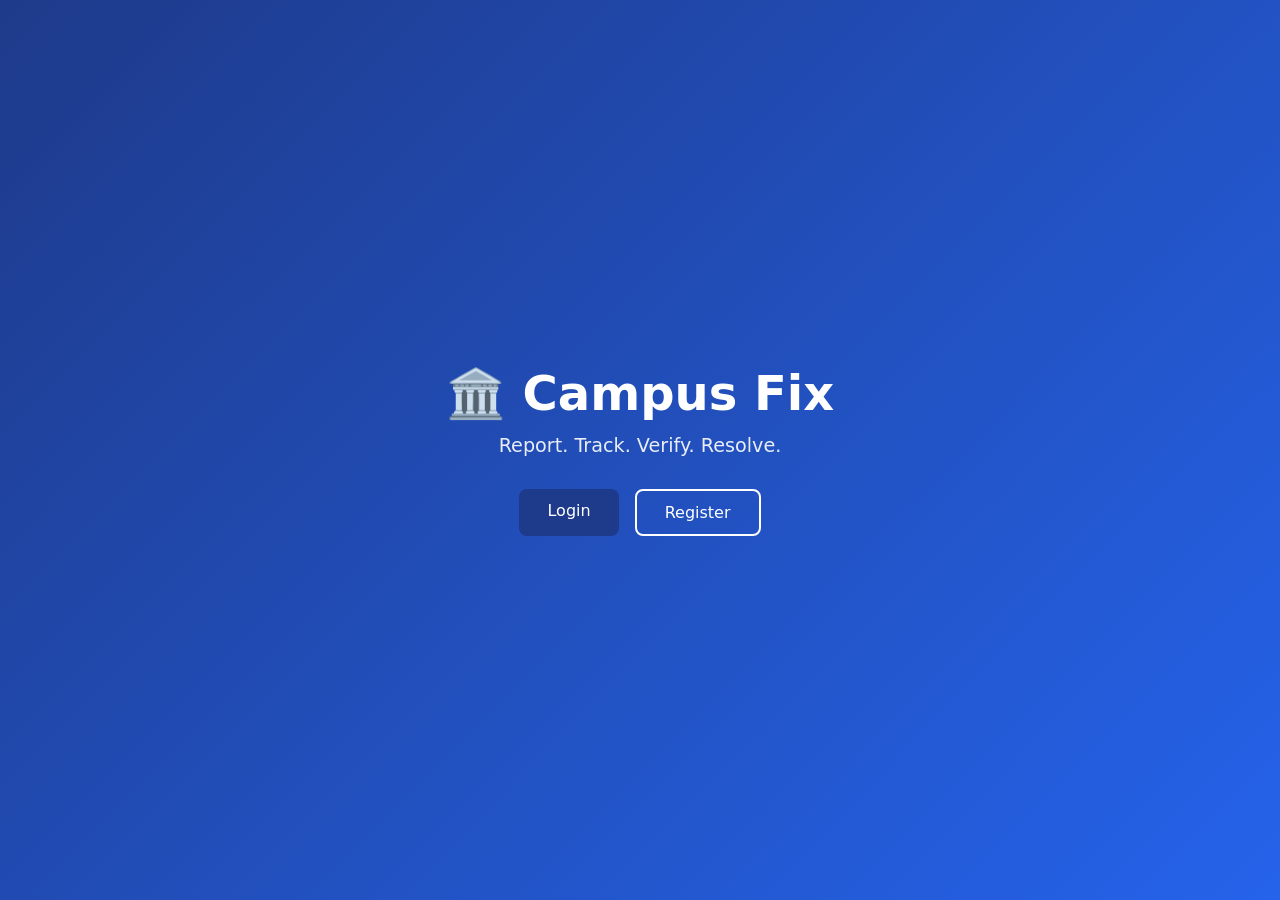
<file: index.html>
<!DOCTYPE html>
<html lang="en">
<head>
  <meta charset="UTF-8">
  <title>Campus Fix — Home</title>
  <link rel="stylesheet" href="css/style.css">
</head>
<body class="landing">
  <div class="hero">
    <h1>🏛️ Campus Fix</h1>
    <p>Report. Track. Verify. Resolve.</p>
    <div class="hero-buttons">
      <a href="login.html" class="btn btn-primary">Login</a>
      <a href="register.html" class="btn btn-outline">Register</a>
    </div>
  </div>
</body>
</html>
</file>
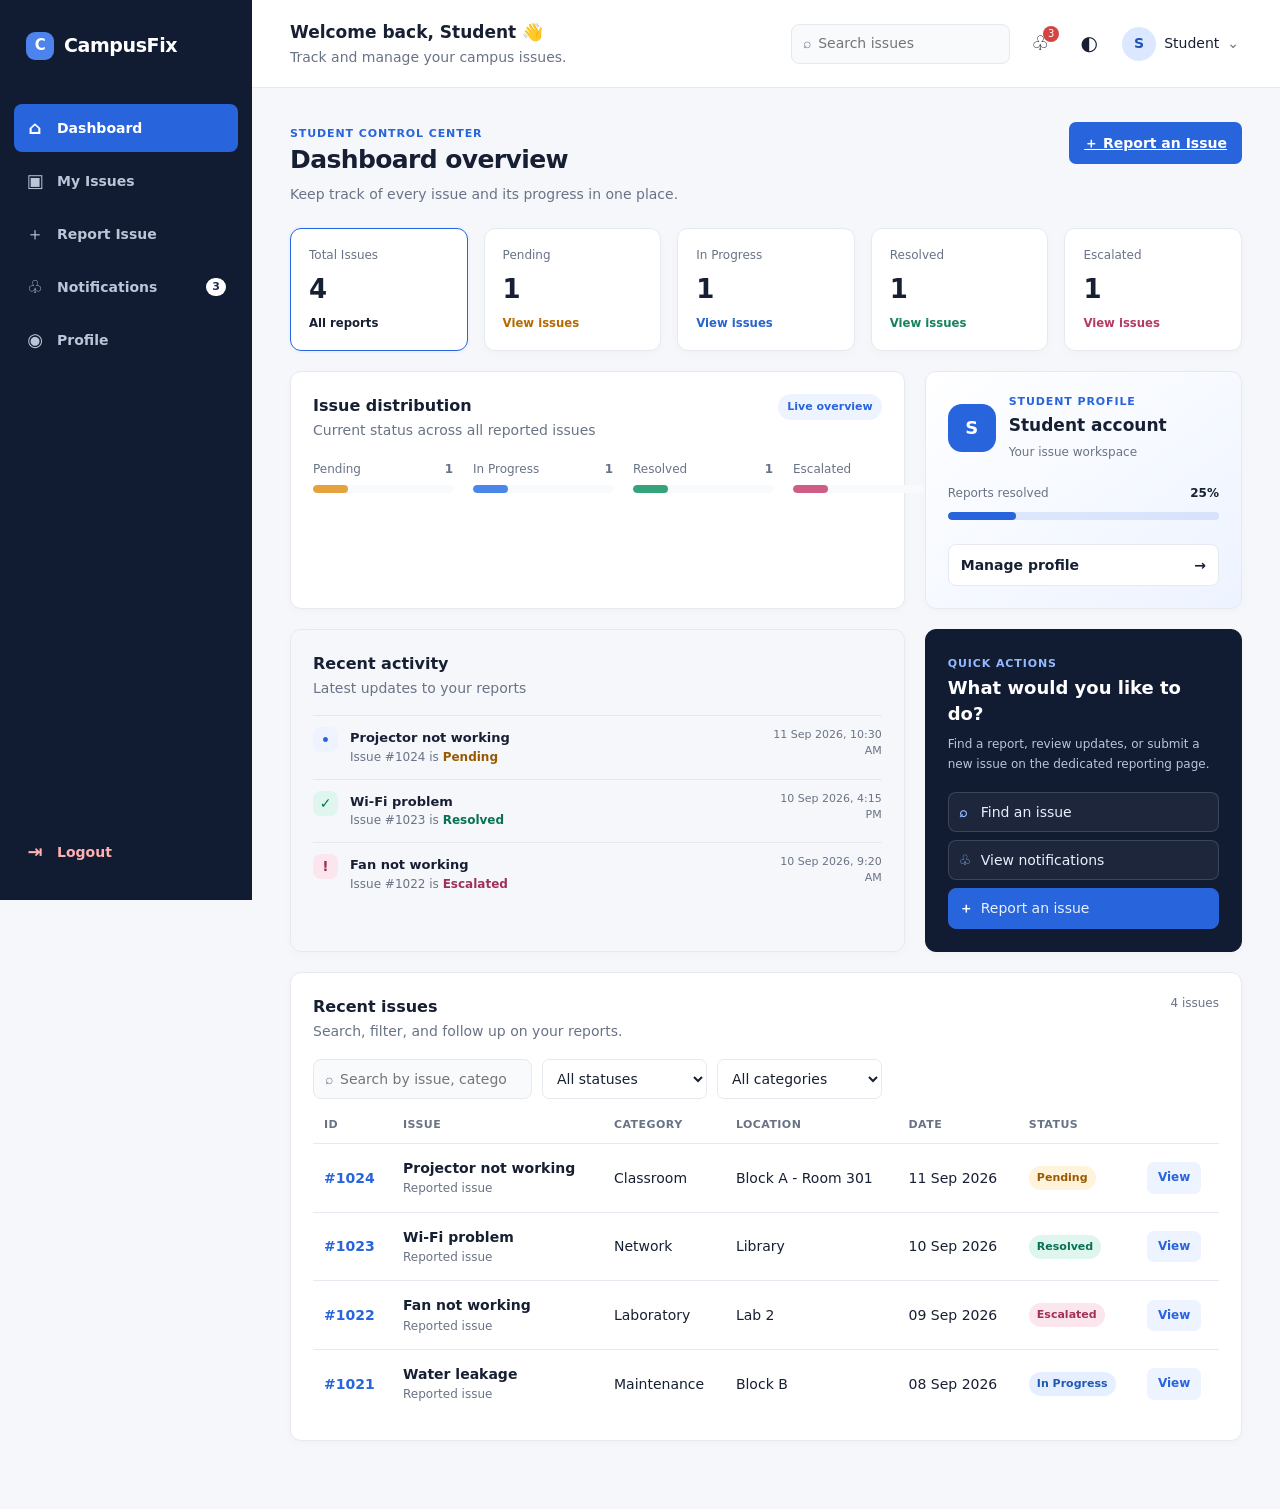
<file: dashboard/index.html>
<!DOCTYPE html>
<html lang="en">
<head>
  <meta charset="UTF-8">
  <meta name="viewport" content="width=device-width, initial-scale=1.0">
  <meta name="description" content="CampusFix student issue dashboard">
  <title>CampusFix | Student Dashboard</title>
  <link rel="stylesheet" href="style.css">
</head>
<body>
  <div class="app-shell">
    <aside class="sidebar" id="sidebar" aria-label="Main navigation">
      <div class="brand"><span class="brand-mark">C</span><span>CampusFix</span><button class="mobile-close icon-button" id="closeSidebar" aria-label="Close navigation">×</button></div>
      <nav class="nav-list">
        <a class="nav-link active" href="#dashboard" aria-current="page"><span>⌂</span>Dashboard</a>
        <a class="nav-link" href="#issues"><span>▣</span>My Issues</a>
        <a class="nav-link" href="../pages/report.html"><span>＋</span>Report Issue</a>
        <button class="nav-link" id="sidebarNotifications"><span>♧</span>Notifications <span class="nav-count" id="sidebarCount"></span></button>
        <button class="nav-link" id="profileNav"><span>◉</span>Profile</button>
      </nav>
      <button class="nav-link logout-link" id="logoutButton"><span>⇥</span>Logout</button>
    </aside>
    <div class="sidebar-backdrop" id="sidebarBackdrop"></div>
    <main class="main-content" id="dashboard">
      <header class="topbar">
        <button class="icon-button menu-button" id="menuButton" aria-label="Open navigation" aria-expanded="false">☰</button>
        <div class="greeting"><p>Welcome back, Student <span aria-hidden="true">👋</span></p><span>Track and manage your campus issues.</span></div>
        <div class="header-actions">
          <label class="header-search"><span aria-hidden="true">⌕</span><input id="globalSearch" type="search" placeholder="Search issues" aria-label="Search issues"></label>
          <div class="popover-wrap"><button class="icon-button badge-button" id="notificationButton" aria-label="Open notifications" aria-expanded="false">♧<span id="notificationCount">0</span></button>
            <section class="dropdown notifications-dropdown" id="notificationDropdown" aria-label="Notifications"><div class="dropdown-head"><strong>Notifications</strong><button class="text-button" id="markAllRead">Mark all read</button></div><div id="notificationList"></div></section>
          </div>
          <button class="icon-button" id="themeToggle" aria-label="Toggle dark mode">◐</button>
          <div class="popover-wrap profile-wrap"><button class="profile-button" id="profileButton" aria-label="Open profile menu" aria-expanded="false"><span class="avatar">S</span><span class="student-name">Student</span><span class="chevron">⌄</span></button>
            <div class="dropdown profile-dropdown" id="profileDropdown"><button id="myProfile">My Profile</button><button id="settingsButton">Settings</button><button class="danger" id="dropdownLogout">Logout</button></div>
          </div>
        </div>
      </header>
      <section class="content-area">
        <div class="section-heading"><div><span class="eyebrow">STUDENT CONTROL CENTER</span><h1>Dashboard overview</h1><p>Keep track of every issue and its progress in one place.</p></div><a class="primary-button" href="../pages/report.html">＋ Report an Issue</a></div>
        <section class="stats-grid" id="statsGrid" aria-label="Issue statistics"></section>
        <div class="overview-grid">
          <section class="analytics-card" aria-labelledby="analyticsTitle"><div class="card-heading"><div><h2 id="analyticsTitle">Issue distribution</h2><p>Current status across all reported issues</p></div><span class="chart-key">Live overview</span></div><div class="distribution" id="analytics"></div></section>
          <aside class="profile-card" aria-labelledby="profileSummaryTitle"><div class="profile-card-top"><span class="profile-avatar-large">S</span><div><p class="eyebrow">STUDENT PROFILE</p><h2 id="profileSummaryTitle">Student account</h2><span>Your issue workspace</span></div></div><div class="profile-progress"><div><span>Reports resolved</span><strong id="resolutionRate">—</strong></div><div class="progress-track"><span id="resolutionBar"></span></div></div><button class="outline-button" id="profileSummaryButton">Manage profile <span aria-hidden="true">→</span></button></aside>
        </div>
        <section class="utility-grid" aria-label="Student dashboard tools">
          <article class="activity-card"><div class="card-heading"><div><h2>Recent activity</h2><p>Latest updates to your reports</p></div></div><div class="activity-list" id="activityList"></div></article>
          <article class="quick-card"><span class="eyebrow">QUICK ACTIONS</span><h2>What would you like to do?</h2><p>Find a report, review updates, or submit a new issue on the dedicated reporting page.</p><div class="quick-actions"><a href="#issues" class="quick-action"><span>⌕</span>Find an issue</a><button class="quick-action" id="quickNotifications"><span>♧</span>View notifications</button><a href="../pages/report.html" class="quick-action accent"><span>＋</span>Report an issue</a></div></article>
        </section>
        <section class="issues-card" id="issues" aria-labelledby="issuesTitle">
          <div class="card-heading issues-heading"><div><h2 id="issuesTitle">Recent issues</h2><p>Search, filter, and follow up on your reports.</p></div><span class="results-count" id="resultsCount"></span></div>
          <div class="filters"><label class="search-field"><span aria-hidden="true">⌕</span><input id="issueSearch" type="search" placeholder="Search by issue, category, location…" aria-label="Search your issues"></label><label><span class="sr-only">Filter by status</span><select id="statusFilter"><option value="All">All statuses</option><option>Pending</option><option>In Progress</option><option>Resolved</option><option>Escalated</option></select></label><label><span class="sr-only">Filter by category</span><select id="categoryFilter"><option value="All">All categories</option><option>Classroom</option><option>Network</option><option>Laboratory</option><option>Maintenance</option><option>Hostel</option><option>Safety</option><option>Cleanliness</option><option>Other</option></select></label></div>
          <div class="table-wrap"><table><thead><tr><th>ID</th><th>Issue</th><th>Category</th><th>Location</th><th>Date</th><th>Status</th><th><span class="sr-only">Action</span></th></tr></thead><tbody id="issuesTableBody"></tbody></table></div>
          <div class="empty-state" id="emptyState" hidden><span>⌕</span><h3>No matching issues</h3><p>Try changing your search or filter selection.</p></div>
        </section>
      </section>
    </main>
  </div>
  <div class="modal-layer" id="issueModal" role="dialog" aria-modal="true" aria-labelledby="issueModalTitle" hidden><div class="modal issue-modal"><button class="modal-close" data-close-modal aria-label="Close issue details">×</button><div id="issueModalContent"></div></div></div>
  <div class="toast-region" id="toastRegion" aria-live="polite" aria-atomic="true"></div>
  <script src="script.js"></script>
</body>
</html>
</file>
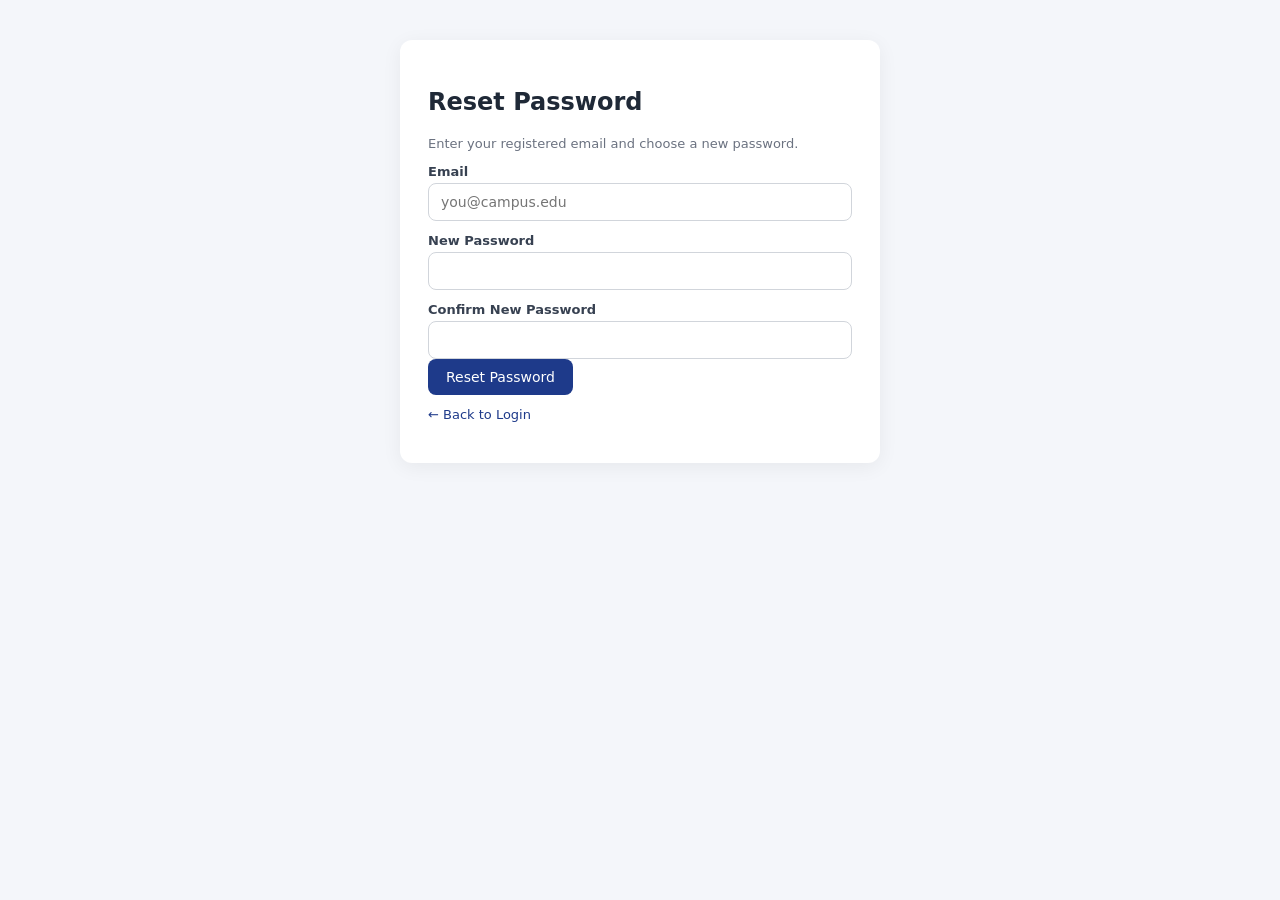
<file: forgot-password.html>
<!DOCTYPE html>
<html lang="en">
<head>
  <meta charset="UTF-8">
  <title>Forgot Password — Campus Fix</title>
  <link rel="stylesheet" href="css/style.css">
</head>
<body>
  <div class="card narrow">
    <h2>Reset Password</h2>
    <p class="muted">Enter your registered email and choose a new password.</p>

    <form id="forgotForm">
      <label>Email</label>
      <input name="email" type="email" placeholder="you@campus.edu" required>

      <label>New Password</label>
      <input name="password" type="password" minlength="6" required>

      <label>Confirm New Password</label>
      <input name="confirm" type="password" minlength="6" required>

      <button type="submit" class="btn btn-primary">Reset Password</button>
    </form>

    <p class="muted" style="margin-top:12px;">
      <a href="login.html">← Back to Login</a>
    </p>
  </div>

  <script src="js/storage.js"></script>
  <script>
    document.getElementById("forgotForm").addEventListener("submit", (e) => {
      e.preventDefault();
      const email = e.target.email.value.trim().toLowerCase();
      const password = e.target.password.value;
      const confirm = e.target.confirm.value;

      if (password !== confirm) {
        alert("Passwords don't match.");
        return;
      }
      if (password.length < 6) {
        alert("Password must be at least 6 characters.");
        return;
      }

      const users = DB.getUsers();
      const user = users.find(u => u.email === email);

      if (!user) {
        alert("No account found with that email.");
        return;
      }

      user.password = password;
      DB.saveUsers(users);

      alert("Password reset! Please log in.");
      window.location.href = "login.html";
    });
  </script>
</body>
</html>
</file>
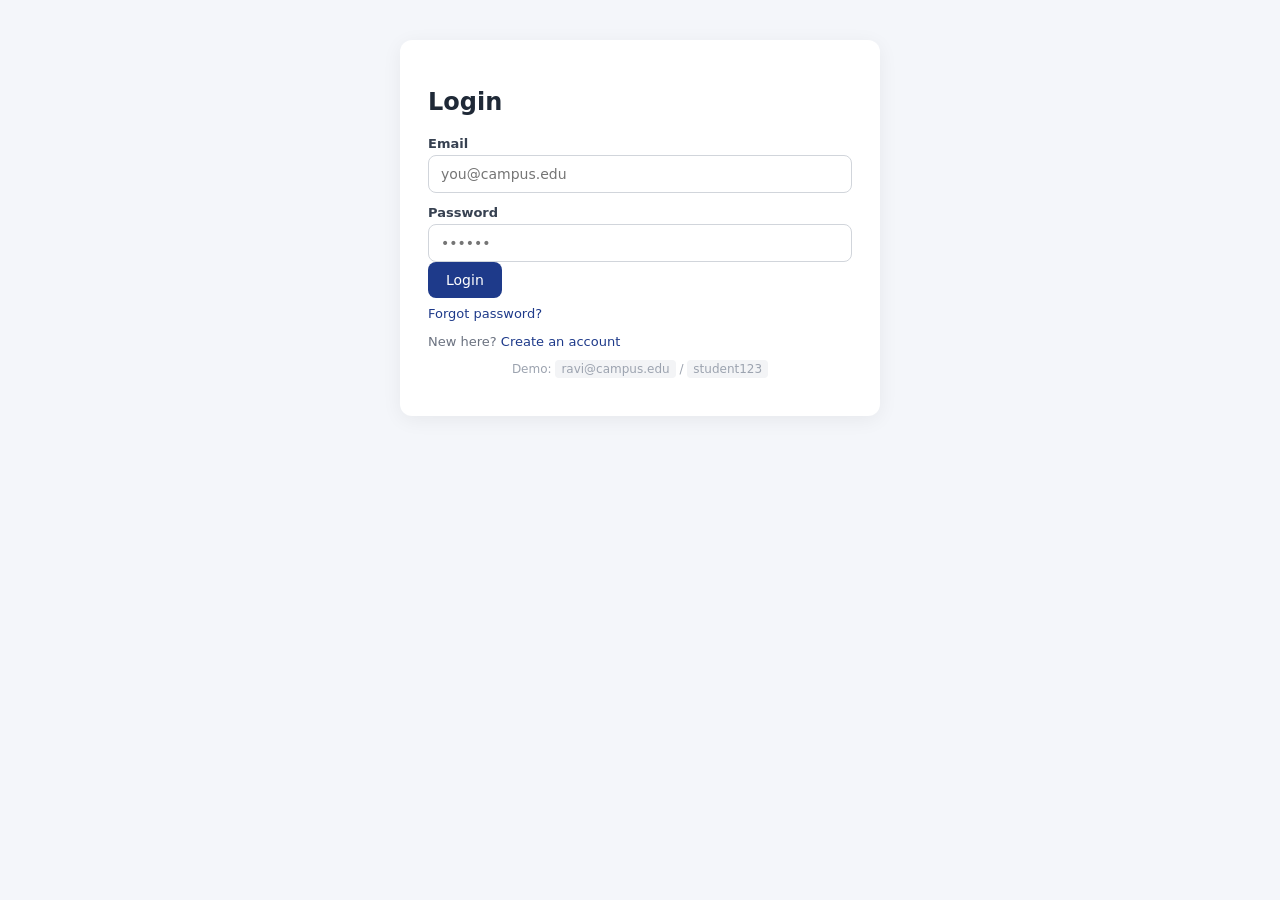
<file: login.html>
<!DOCTYPE html>
<html lang="en">
<head>
  <meta charset="UTF-8">
  <title>Login — Campus Fix</title>
  <link rel="stylesheet" href="css/style.css">
</head>
<body>
  <div class="card narrow">
    <h2>Login</h2>
    <form id="loginForm">
      <label>Email</label>
      <input name="email" type="email" placeholder="you@campus.edu" required>

      <label>Password</label>
      <input name="password" type="password" placeholder="••••••" required>

      <button type="submit" class="btn btn-primary">Login</button>
    </form>
     </form>
  <p class="muted" style="margin-top:8px;">
    <a href="forgot-password.html">Forgot password?</a>
  </p>
  <p class="muted">New here? <a href="register.html">Create an account</a></p>
    <p class="hint">Demo: <code>ravi@campus.edu</code> / <code>student123</code></p>
  </div>
  <script src="js/storage.js"></script>
  <script src="js/auth.js"></script>
</body>
</html>
</file>
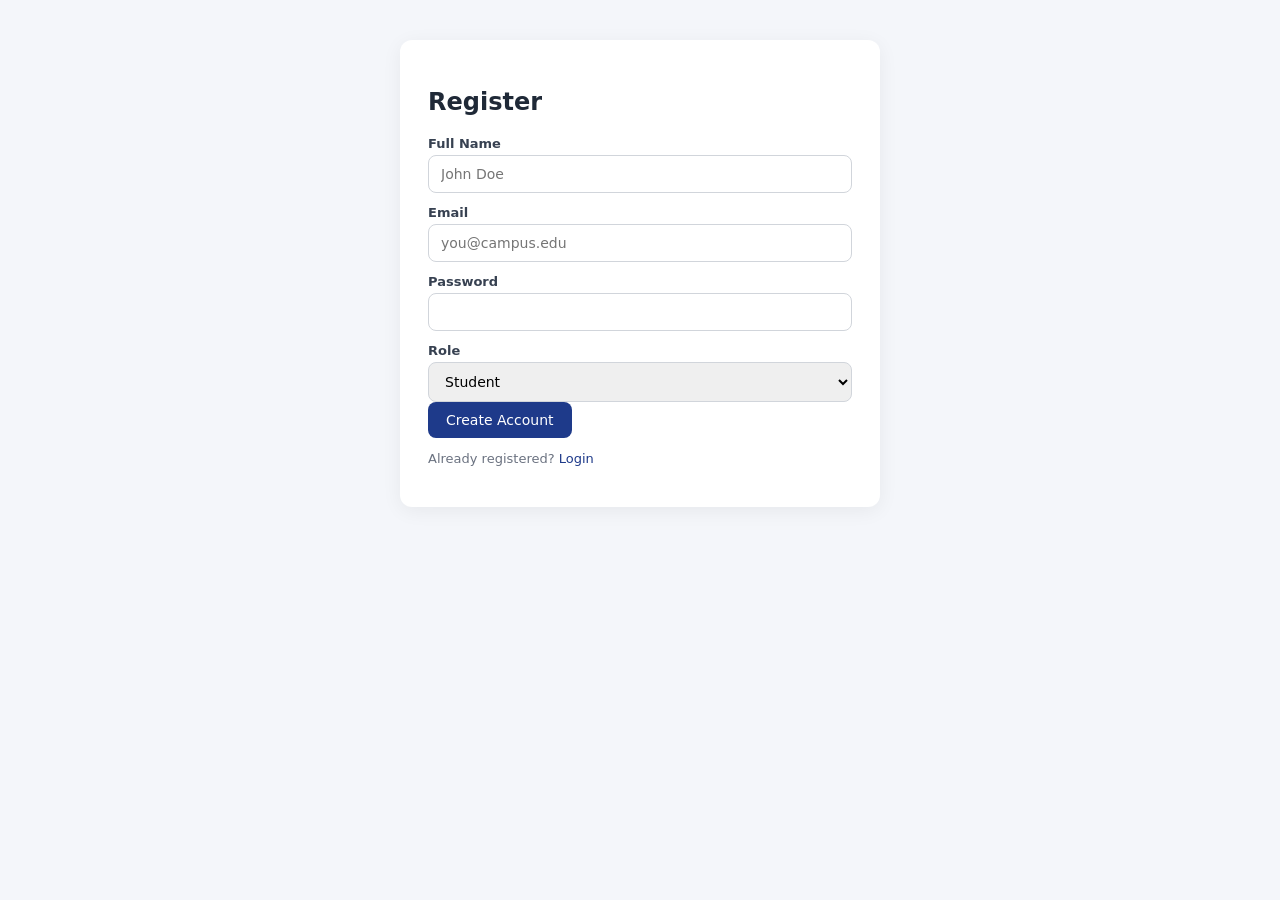
<file: register.html>
<!DOCTYPE html>
<html lang="en">
<head>
  <meta charset="UTF-8">
  <title>Register — Campus Fix</title>
  <link rel="stylesheet" href="css/style.css">
</head>
<body>
  <div class="card narrow">
    <h2>Register</h2>
    <form id="registerForm">
      <label>Full Name</label>
      <input name="name" placeholder="John Doe" required>

      <label>Email</label>
      <input name="email" type="email" placeholder="you@campus.edu" required>

      <label>Password</label>
      <input name="password" type="password" minlength="6" required>

      <label>Role</label>
      <select name="role" required>
        <option value="student">Student</option>
        <option value="faculty">Faculty</option>
        <option value="admin">Administrator</option>
        <option value="staff">Maintenance Staff</option>
        <option value="verifier">Verifier (RVR)</option>
      </select>

      <button type="submit" class="btn btn-primary">Create Account</button>
    </form>
    <p class="muted">Already registered? <a href="login.html">Login</a></p>
  </div>
  <script src="js/storage.js"></script>
  <script src="js/auth.js"></script>
</body>
</html>
</file>
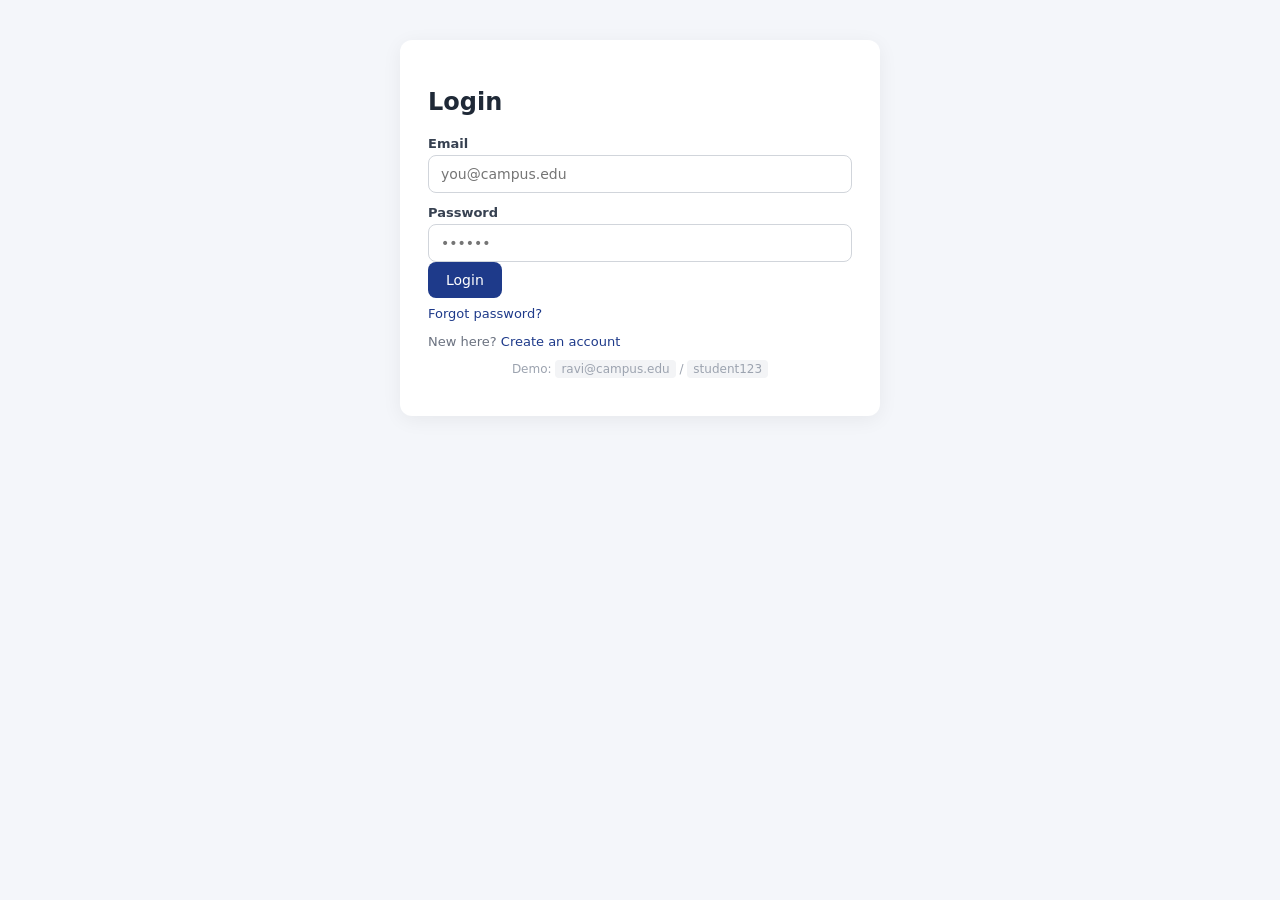
<file: pages/admin.html>
<!DOCTYPE html>
<html lang="en">
<head>
  <meta charset="UTF-8">
  <title>Admin — Campus Fix</title>
  <link rel="stylesheet" href="../css/style.css">
</head>
<body>
  <header class="navbar">
    <div class="brand">🏛️ Campus Fix</div>
    <nav>
      <span id="userInfo"></span>
      <a href="#" id="logoutBtn" class="btn-logout">Logout</a>
    </nav>
  </header>

  <main class="container">
    <h2>Admin Dashboard</h2>
    <div id="statsBar" class="stats"></div>
    <div id="adminList"></div>
  </main>

  <script src="../js/storage.js"></script>
  <script src="../js/app.js"></script>
  <script src="../js/dashboard.js"></script>
  <script>renderAdminDashboard();</script>
</body>
</html>
</file>
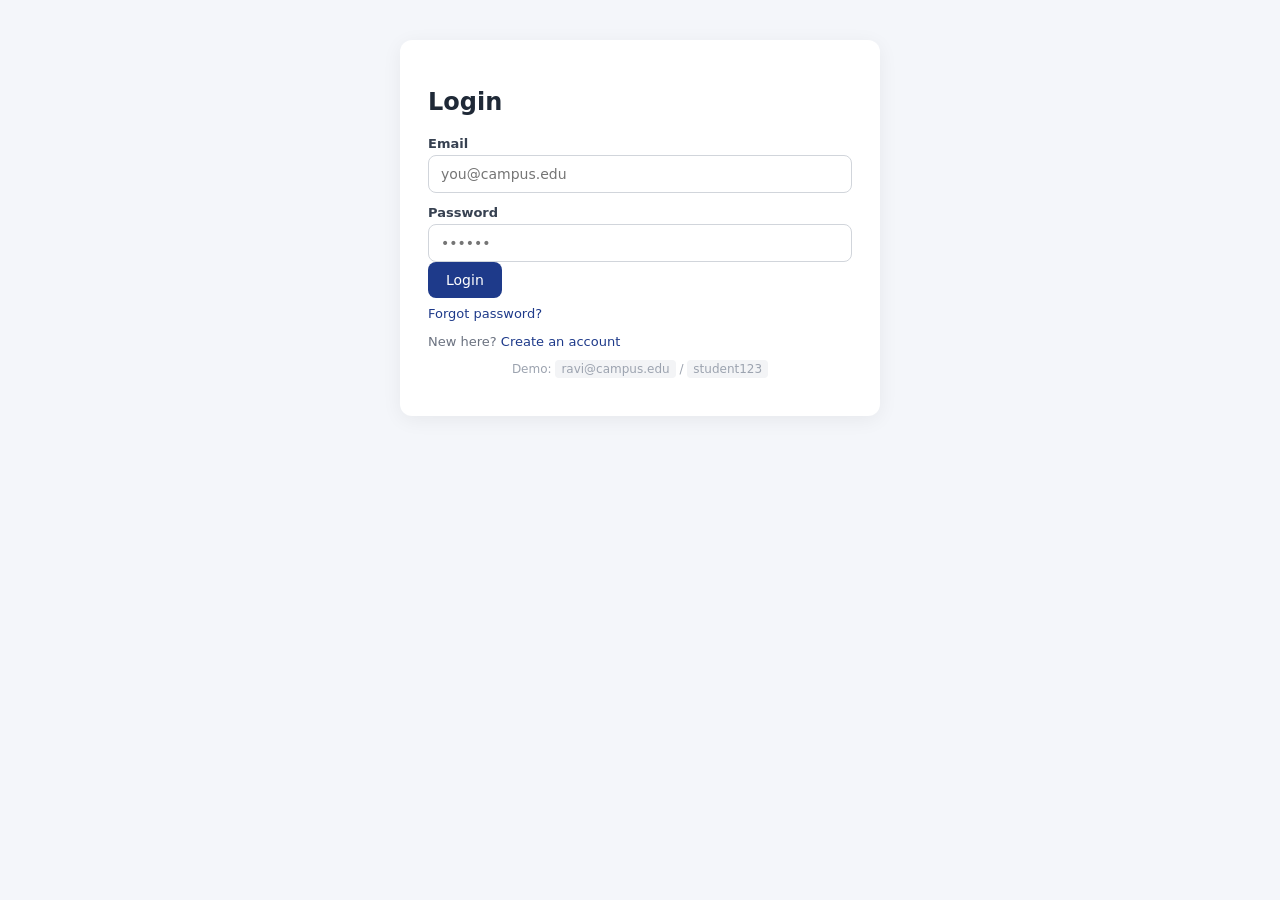
<file: pages/report.html>
<!DOCTYPE html>
<html lang="en">
<head>
  <meta charset="UTF-8">
  <title>Report Issue — Campus Fix</title>
    <link rel="stylesheet" href="../css/style.css">
  <link rel="stylesheet" href="../css/report.css">
</head>
<body>
  <header class="navbar">
    <div class="brand">🏛️ Campus Fix</div>
    <nav>
      <span id="userInfo"></span>
      <a href="#" id="logoutBtn" class="btn-logout">Logout</a>
    </nav>
  </header>

  <main class="container">
    <div class="card narrow">
      <h2>Report an Issue</h2>
      <form id="reportForm">
        <label>Title</label>
        <input name="title" placeholder="Broken fan in Room 12" required>

        <label>Description</label>
        <textarea name="description" rows="4" placeholder="Describe the problem" required></textarea>

        <label>Category</label>
        <select name="category" required>
          <option>Electrical</option>
          <option>Plumbing</option>
          <option>Cleaning</option>
          <option>Furniture</option>
          <option>IT / Network</option>
          <option>Other</option>
        </select>

        <label>Location</label>
        <input name="location" placeholder="Block A, Room 203" required>

        <label>Priority</label>
        <select name="priority">
          <option>Low</option>
          <option selected>Medium</option>
          <option>High</option>
        </select>

        <button type="submit" class="btn btn-primary">Submit Issue</button>
      </form>
    </div>
  </main>

  <script src="../js/storage.js"></script>
  <script src="../js/app.js"></script>
    <script src="../js/dashboard.js"></script>
  <script src="../js/report.js"></script>
</body>
</html>
</file>
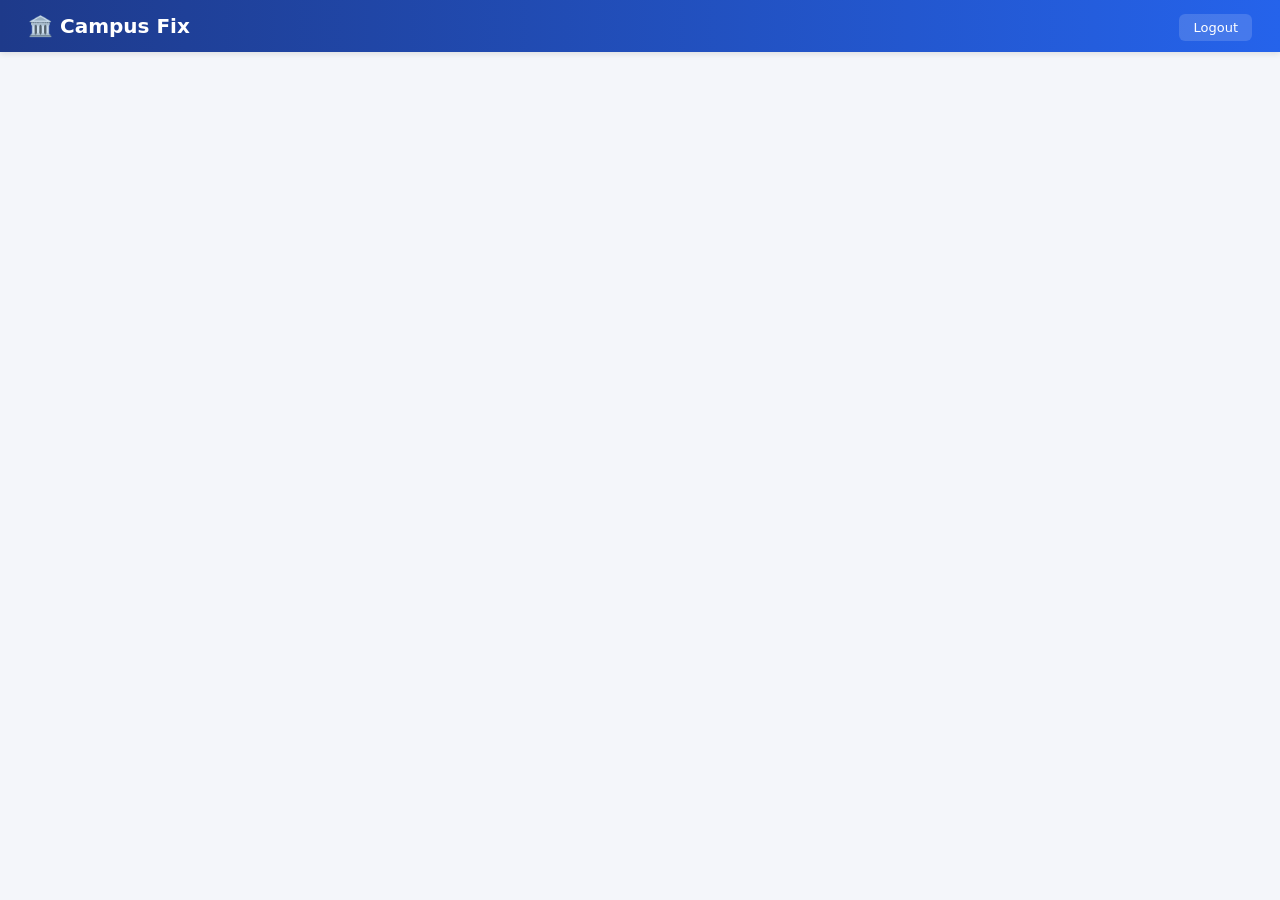
<file: pages/staff.html>
<!DOCTYPE html>
<html lang="en">
<head>
  <meta charset="UTF-8">
  <title>Staff — Campus Fix</title>
  <link rel="stylesheet" href="../css/style.css">
</head>
<body>
  <header class="navbar">
    <div class="brand">🏛️ Campus Fix</div>
    <nav>
      <span id="userInfo"></span>
      <a href="#" id="logoutBtn" class="btn-logout">Logout</a>
    </nav>
  </header>
</file>
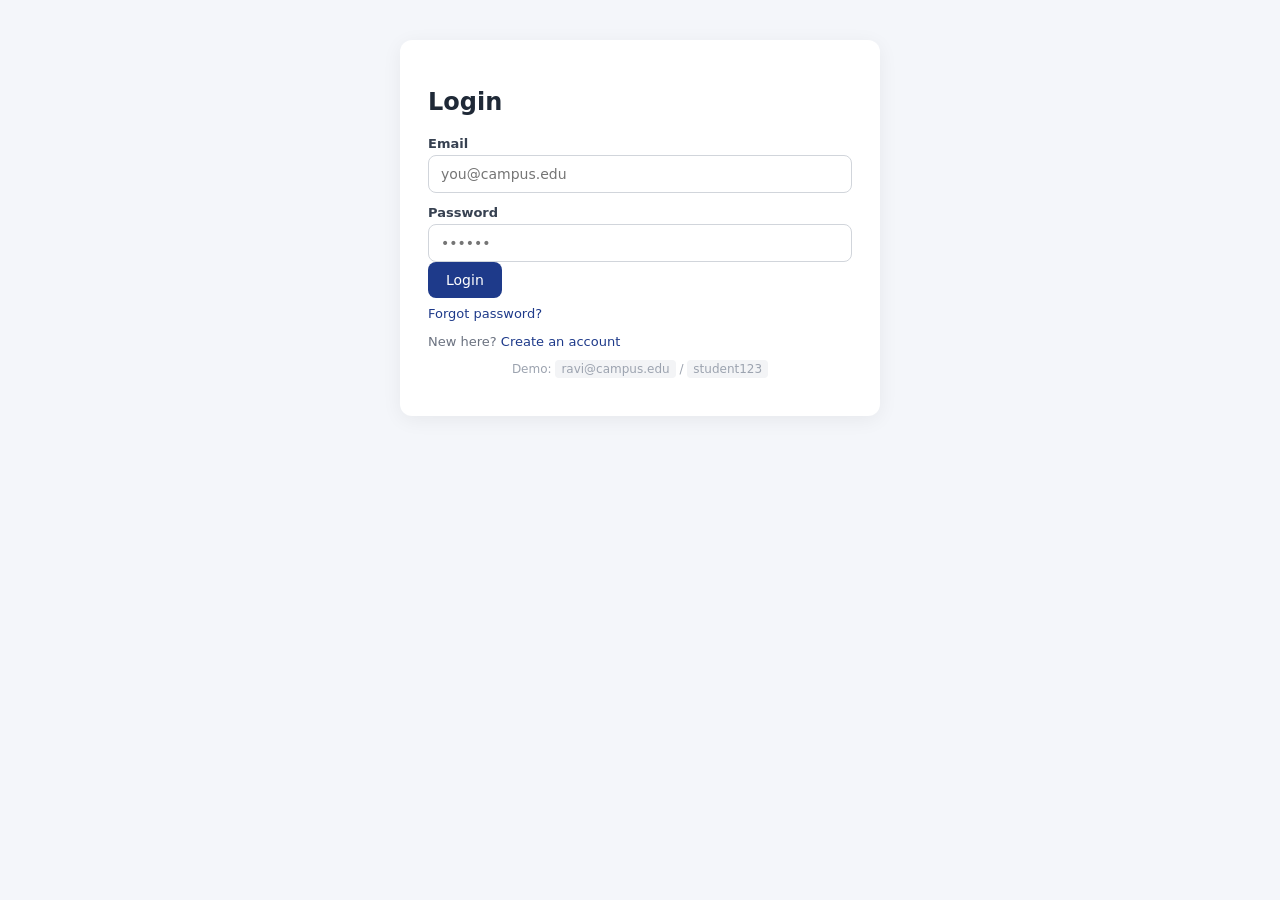
<file: pages/student.html>
<!DOCTYPE html>
<html lang="en">
<head>
  <meta charset="UTF-8">
  <title>Student Dashboard — Campus Fix</title>
  <link rel="stylesheet" href="../css/style.css">
</head>
<body>
  <header class="navbar">
    <div class="brand">🏛️ Campus Fix</div>
    <nav>
      <span id="userInfo"></span>
      <a href="#" id="logoutBtn" class="btn-logout">Logout</a>
    </nav>
  </header>

  <main class="container">
    <div class="page-head">
      <h2>My Reported Issues</h2>
      <a href="report.html" class="btn btn-primary">+ Report New Issue</a>
    </div>

    <div id="issueList"></div>
  </main>

  <script src="../js/storage.js"></script>
  <script src="../js/app.js"></script>
  <script src="../js/dashboard.js"></script>
  <script>renderStudentDashboard();</script>
</body>
</html>
</file>
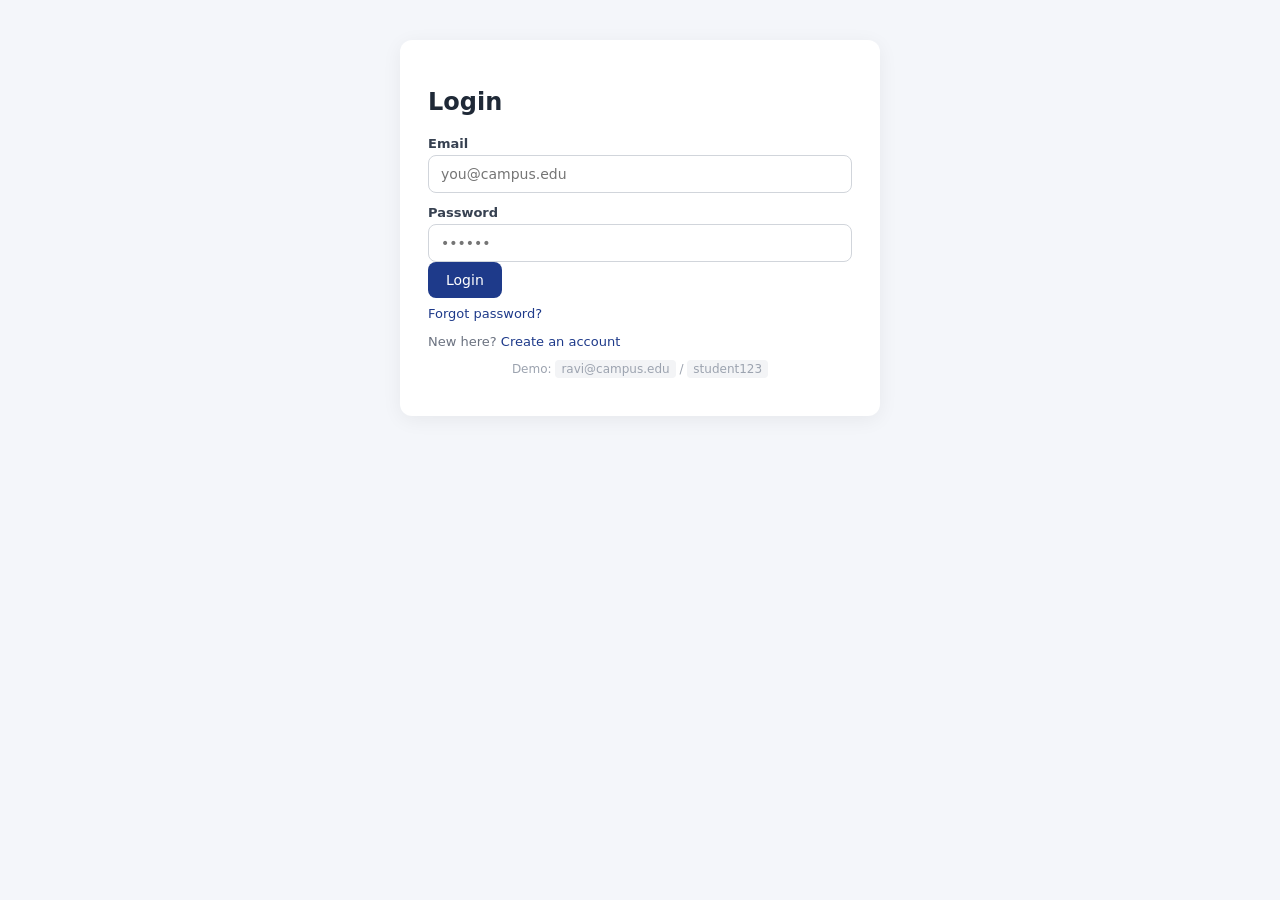
<file: pages/verifier.html>
<!DOCTYPE html>
<html lang="en">
<head>
  <meta charset="UTF-8">
  <title>Verifier — Campus Fix</title>
  <link rel="stylesheet" href="../css/style.css">
</head>
<body>
  <header class="navbar">
    <div class="brand">🏛️ Campus Fix</div>
    <nav>
      <span id="userInfo"></span>
      <a href="#" id="logoutBtn" class="btn-logout">Logout</a>
    </nav>
  </header>

  <main class="container">
    <h2>Independent Verification (RVR)</h2>
    <div id="verifierList"></div>
  </main>

  <script src="../js/storage.js"></script>
  <script src="../js/app.js"></script>
  <script src="../js/dashboard.js"></script>
  <script>renderVerifierDashboard();</script>
</body>
</html>
</file>
<file: css/style.css>
* { box-sizing: border-box; font-family: 'Segoe UI', system-ui, sans-serif; }
html, body { margin: 0; padding: 0; background: #f4f6fa; color: #1f2937; }
a { color: #1e3a8a; text-decoration: none; }
a:hover { text-decoration: underline; }

/* ---- Landing ---- */
body.landing {
  display: flex; align-items: center; justify-content: center;
  min-height: 100vh;
  background: linear-gradient(135deg, #1e3a8a, #2563eb);
}
.hero { text-align: center; color: #fff; }
.hero h1 { font-size: 3rem; margin: 0; }
.hero p { font-size: 1.2rem; opacity: .9; margin: 12px 0 32px; }
.hero-buttons { display: flex; gap: 16px; justify-content: center; }
.hero-buttons .btn { padding: 12px 28px; font-size: 1rem; }

/* ---- Navbar ---- */
.navbar {
  background: linear-gradient(90deg, #1e3a8a, #2563eb);
  color: #fff; padding: 14px 28px;
  display: flex; justify-content: space-between; align-items: center;
  box-shadow: 0 2px 6px rgba(0,0,0,.1);
}
.navbar .brand { font-weight: bold; font-size: 1.25rem; }
.navbar #userInfo { margin-right: 14px; font-size: 14px; }
.navbar .btn-logout {
  background: rgba(255,255,255,.15); color: #fff;
  padding: 6px 14px; border-radius: 6px; font-size: 13px;
}
.navbar .btn-logout:hover { background: rgba(255,255,255,.3); text-decoration: none; }

/* ---- Layout ---- */
.container { max-width: 1180px; margin: 28px auto; padding: 0 20px; }
.card {
  background: #fff; border-radius: 12px; padding: 28px;
  box-shadow: 0 4px 20px rgba(0,0,0,.06);
}
.card.narrow { max-width: 480px; margin: 40px auto; }

/* ---- Forms ---- */
label { display: block; font-size: 13px; color: #374151; margin: 12px 0 4px; font-weight: 600; }
input, select, textarea {
  width: 100%; padding: 10px 12px; font-size: 14px;
  border: 1px solid #d1d5db; border-radius: 8px;
  outline: none; transition: border .15s; font-family: inherit;
}
input:focus, select:focus, textarea:focus { border-color: #2563eb; }
textarea { resize: vertical; }

/* ---- Buttons ---- */
.btn {
  display: inline-block; cursor: pointer; font-family: inherit; font-size: 14px;
  padding: 10px 18px; border-radius: 8px; border: none;
  text-decoration: none; text-align: center;
  transition: transform .05s, background .15s;
}
.btn:active { transform: scale(.98); }
.btn.small { padding: 6px 12px; font-size: 12px; }
.btn-primary { background: #1e3a8a; color: #fff; }
.btn-primary:hover { background: #172f6d; text-decoration: none; }
.btn-ok { background: #059669; color: #fff; }
.btn-ok:hover { background: #047857; }
.btn-warn { background: #dc2626; color: #fff; }
.btn-warn:hover { background: #b91c1c; }
.btn-outline { background: transparent; color: #fff; border: 2px solid #fff; }
.btn-outline:hover { background: rgba(255,255,255,.15); text-decoration: none; }

.row { display: flex; gap: 8px; margin-top: 6px; }

/* ---- Page header ---- */
.page-head {
  display: flex; justify-content: space-between; align-items: center;
  margin-bottom: 14px;
}
.page-head h2 { margin: 0; }

/* ---- Tables ---- */
.data-table {
  width: 100%; border-collapse: collapse; margin-top: 10px;
  background: #fff; border-radius: 10px; overflow: hidden;
  box-shadow: 0 2px 10px rgba(0,0,0,.05);
}
.data-table th, .data-table td {
  padding: 12px 14px; border-bottom: 1px solid #eef1f6;
  text-align: left; font-size: 14px; vertical-align: top;
}
.data-table th { background: #eef2ff; font-weight: 600; color: #1e3a8a; }
.data-table tr:hover { background: #f9fafb; }
.data-table small { color: #6b7280; }

/* ---- Badges ---- */
.badge {
  display: inline-block; padding: 4px 10px; border-radius: 20px;
  font-size: 11.5px; font-weight: 600; color: #fff;
}
.badge.reported { background: #6b7280; }
.badge.assigned { background: #2563eb; }
.badge.resolved { background: #d97706; }
.badge.pending-verification { background: #9333ea; }
.badge.verified { background: #0891b2; }
.badge.closed { background: #059669; }
.badge.reopened { background: #dc2626; }

/* ---- Priority ---- */
.prio {
  display: inline-block; padding: 2px 8px; border-radius: 6px;
  font-size: 12px; font-weight: 600;
}
.prio.low { background: #e0f2fe; color: #075985; }
.prio.medium { background: #fef3c7; color: #92400e; }
.prio.high { background: #fee2e2; color: #991b1b; }

/* ---- Stats ---- */
.stats {
  display: flex; flex-wrap: wrap; gap: 12px; margin: 14px 0 20px;
}
.stat {
  background: #fff; border-radius: 10px; padding: 14px 22px;
  box-shadow: 0 2px 10px rgba(0,0,0,.05); text-align: center;
  min-width: 100px;
}
.stat span { display: block; font-size: 1.6rem; font-weight: 700; color: #1e3a8a; }
.stat label { font-size: 12px; color: #6b7280; }
.stat.warn span { color: #dc2626; }

/* ---- Misc ---- */
.muted { color: #6b7280; font-size: 13px; }
.empty { text-align: center; padding: 40px; color: #6b7280; }
.hint { font-size: 12px; color: #9ca3af; margin-top: 12px; text-align: center; }
code { background: #f3f4f6; padding: 2px 6px; border-radius: 4px; font-size: 12px; }
</file>
<file: dashboard/style.css>
:root{--bg:#f5f7fb;--surface:#fff;--surface-soft:#f8fafc;--text:#172033;--muted:#697386;--border:#e6eaf0;--accent:#2864dc;--accent-soft:#edf3ff;--shadow:0 12px 30px rgba(23,32,51,.07);--sidebar:#111b31;--sidebar-text:#bac5d7;--danger:#d34444} [data-theme="dark"]{--bg:#101828;--surface:#182235;--surface-soft:#202c41;--text:#eef4ff;--muted:#aeb9ca;--border:#2c3a52;--accent:#78a5ff;--accent-soft:#213b6d;--shadow:0 12px 30px rgba(0,0,0,.24);--sidebar:#0c1424;--sidebar-text:#b6c2d5}
*{box-sizing:border-box} body{margin:0;background:var(--bg);color:var(--text);font-family:Inter,ui-sans-serif,system-ui,-apple-system,"Segoe UI",sans-serif;font-size:14px;line-height:1.45}.app-shell{min-height:100vh}.sidebar{position:fixed;inset:0 auto 0 0;width:252px;background:var(--sidebar);padding:24px 14px;display:flex;flex-direction:column;z-index:20}.brand{height:44px;display:flex;align-items:center;gap:10px;padding:0 12px;color:#fff;font-size:19px;font-weight:750;letter-spacing:-.4px}.brand-mark{display:grid;place-items:center;background:#4d83ec;border-radius:9px;width:28px;height:28px;font-size:15px}.nav-list{display:grid;gap:5px;margin-top:36px}.nav-link{font:inherit;color:var(--sidebar-text);text-decoration:none;border:0;background:none;text-align:left;display:flex;align-items:center;gap:13px;border-radius:8px;padding:11px 12px;cursor:pointer;width:100%;font-weight:550}.nav-link span:first-child{font-size:18px;width:18px;text-align:center}.nav-link:hover,.nav-link:focus-visible{background:#223250;color:#fff}.nav-link.active{background:#2864dc;color:#fff}.nav-count{margin-left:auto;background:#fff;color:#1c3155;border-radius:10px;font-size:11px;padding:1px 6px}.logout-link{margin-top:auto;color:#ffb0b0}.mobile-close{display:none;margin-left:auto}.main-content{margin-left:252px}.topbar{height:88px;background:var(--surface);border-bottom:1px solid var(--border);display:flex;align-items:center;justify-content:space-between;padding:0 38px}.greeting p{margin:0 0 2px;font-size:17px;font-weight:700}.greeting>span,.section-heading p,.card-heading p,.modal-title p{color:var(--muted);margin:0}.header-actions{display:flex;align-items:center;gap:11px}.header-search,.search-field{height:40px;border:1px solid var(--border);background:var(--surface-soft);border-radius:8px;display:flex;align-items:center;gap:7px;padding:0 11px;color:var(--muted)}input,select,textarea{font:inherit;color:var(--text);background:var(--surface);border:1px solid var(--border);border-radius:7px;padding:10px;outline:none;width:100%}input:focus,select:focus,textarea:focus,button:focus-visible,a:focus-visible{outline:3px solid rgba(40,100,220,.35);outline-offset:2px}.header-search input,.search-field input{background:transparent;border:0;padding:0;min-width:180px}.icon-button{border:0;background:transparent;color:var(--text);cursor:pointer;font:inherit;font-size:20px;border-radius:8px;width:38px;height:38px;position:relative}.icon-button:hover{background:var(--surface-soft)}.badge-button>span{position:absolute;top:1px;right:0;background:#d34444;color:white;border-radius:9px;font-size:10px;min-width:16px;padding:1px 4px}.profile-button{display:flex;align-items:center;gap:8px;background:none;border:0;color:var(--text);font:inherit;cursor:pointer;padding:3px}.avatar{width:34px;height:34px;display:grid;place-items:center;border-radius:50%;background:#dce8ff;color:#2254b5;font-weight:750}.chevron{color:var(--muted)}.popover-wrap{position:relative}.dropdown{display:none;position:absolute;right:0;top:calc(100% + 10px);width:230px;background:var(--surface);border:1px solid var(--border);box-shadow:var(--shadow);border-radius:10px;z-index:30}.dropdown.open{display:block}.profile-dropdown{padding:6px}.profile-dropdown button{display:block;width:100%;text-align:left;padding:10px;border:0;border-radius:6px;background:none;color:var(--text);font:inherit;cursor:pointer}.profile-dropdown button:hover{background:var(--surface-soft)}.profile-dropdown .danger{color:var(--danger)}.notifications-dropdown{width:335px}.dropdown-head{display:flex;justify-content:space-between;padding:14px 15px;border-bottom:1px solid var(--border)}.text-button{border:0;background:none;color:var(--accent);font:inherit;font-size:12px;cursor:pointer}.notification{display:flex;gap:10px;padding:12px 15px;border-bottom:1px solid var(--border);cursor:pointer}.notification:hover{background:var(--surface-soft)}.notification.unread{border-left:3px solid var(--accent);padding-left:12px}.notification-dot{width:8px;height:8px;border-radius:50%;background:var(--accent);margin-top:6px;flex:none}.notification p{margin:0;font-size:13px}.notification time{color:var(--muted);font-size:12px}.content-area{padding:34px 38px 48px;max-width:1600px;margin:auto}.section-heading,.card-heading{display:flex;justify-content:space-between;align-items:flex-start;gap:15px}.section-heading{margin-bottom:24px}.section-heading h1{font-size:25px;letter-spacing:-.6px;margin:0 0 5px}.primary-button,.secondary-button,.view-button{font:inherit;border-radius:7px;padding:10px 14px;border:1px solid transparent;cursor:pointer;font-weight:650}.primary-button{background:var(--accent);color:#fff}.primary-button:hover{filter:brightness(1.08)}.secondary-button{background:var(--surface);color:var(--text);border-color:var(--border)}.stats-grid{display:grid;grid-template-columns:repeat(5,1fr);gap:16px;margin-bottom:20px}.stat-card{background:var(--surface);border:1px solid var(--border);border-radius:11px;padding:18px;box-shadow:0 3px 10px rgba(20,30,50,.025);cursor:pointer;text-align:left;color:var(--text);font:inherit;transition:transform .18s,box-shadow .18s}.stat-card:hover{transform:translateY(-2px);box-shadow:var(--shadow)}.stat-card.active{border-color:var(--accent);box-shadow:0 0 0 2px var(--accent-soft)}.stat-card span{color:var(--muted);display:block;font-size:12px}.stat-card strong{font-size:26px;letter-spacing:-1px;display:block;margin:7px 0 3px}.stat-card small{font-weight:600}.status-pending{color:#b56a00}.status-in-progress{color:#2765ca}.status-resolved{color:#16815d}.status-escalated{color:#b33b67}.analytics-card,.issues-card{background:var(--surface);border:1px solid var(--border);border-radius:11px;box-shadow:0 3px 10px rgba(20,30,50,.025);padding:22px;margin-bottom:20px}.card-heading h2{font-size:16px;margin:0 0 3px}.distribution{display:grid;grid-template-columns:repeat(4,1fr);gap:20px;margin-top:20px}.distribution-item{display:grid;gap:7px}.distribution-label{display:flex;justify-content:space-between;color:var(--muted);font-size:12px}.bar{height:8px;border-radius:99px;background:var(--surface-soft);overflow:hidden}.bar span{display:block;height:100%;border-radius:inherit;background:var(--accent)}.bar .pending{background:#e5a33d}.bar .in-progress{background:#4b87e8}.bar .resolved{background:#35a47b}.bar .escalated{background:#cf5d87}.issues-heading{margin-bottom:18px}.results-count{color:var(--muted);font-size:12px}.filters{display:flex;gap:10px;margin-bottom:18px}.filters>label:not(.search-field){width:165px}.table-wrap{overflow-x:auto}table{width:100%;border-collapse:collapse;min-width:730px}th{font-size:11px;text-transform:uppercase;letter-spacing:.45px;color:var(--muted);text-align:left;padding:0 11px 10px}td{padding:14px 11px;border-top:1px solid var(--border);vertical-align:middle}td:first-child{font-weight:700;color:var(--accent)}.issue-title{font-weight:650}.issue-subtitle{display:block;color:var(--muted);font-size:12px;margin-top:2px}.status-badge{display:inline-block;padding:4px 8px;border-radius:20px;font-size:11px;font-weight:700;background:var(--surface-soft);white-space:nowrap}.status-badge.pending{color:#9a5900;background:#fff3dc}.status-badge.in-progress{color:#2059b4;background:#e6efff}.status-badge.resolved{color:#087154;background:#dff6ee}.status-badge.escalated{color:#9f3159;background:#fce6ee}.view-button{background:var(--accent-soft);color:var(--accent);padding:6px 10px;font-size:12px}.view-button:hover{filter:brightness(.95)}.empty-state{text-align:center;padding:55px 15px;color:var(--muted)}.empty-state>span{font-size:30px}.empty-state h3{color:var(--text);margin:10px 0 3px}.empty-state p{margin:0}.modal-layer{position:fixed;inset:0;z-index:50;background:rgba(11,20,36,.56);display:grid;place-items:center;padding:20px}.modal{position:relative;background:var(--surface);border-radius:13px;width:min(660px,100%);max-height:min(760px,calc(100vh - 40px));overflow-y:auto;box-shadow:0 22px 60px rgba(0,0,0,.28);padding:28px}.modal-close{position:absolute;right:16px;top:14px;background:none;border:0;color:var(--muted);font-size:27px;cursor:pointer}.eyebrow{color:var(--accent);font-size:11px;font-weight:750;letter-spacing:.9px}.modal-title h2{margin:5px 0;font-size:22px}.detail-heading{padding-right:34px}.detail-heading h2{margin:4px 0 7px;font-size:23px}.detail-grid{display:grid;grid-template-columns:1fr 1fr;gap:16px;margin:25px 0}.detail-grid div{border-bottom:1px solid var(--border);padding-bottom:9px}.detail-grid span{display:block;color:var(--muted);font-size:11px;text-transform:uppercase;letter-spacing:.45px;margin-bottom:3px}.detail-description{background:var(--surface-soft);border-radius:8px;padding:14px;margin:0 0 24px}.detail-description h3,.timeline-title{font-size:13px;margin:0 0 5px}.detail-description p{margin:0;color:var(--muted)}.timeline{margin-top:12px}.timeline-step{position:relative;padding:0 0 18px 27px;color:var(--muted)}.timeline-step:not(:last-child):before{content:"";position:absolute;left:7px;top:14px;width:2px;height:calc(100% - 4px);background:var(--border)}.timeline-step:after{content:"";position:absolute;left:2px;top:3px;width:10px;height:10px;border:2px solid var(--border);border-radius:50%;background:var(--surface)}.timeline-step.current{color:var(--text);font-weight:700}.timeline-step.current:after,.timeline-step.complete:after{border-color:var(--accent);background:var(--accent)}.timeline-step small{display:block;font-weight:400;color:var(--muted)}.form-grid{display:grid;grid-template-columns:1fr 1fr;gap:16px;margin-top:24px}.form-grid label{display:grid;gap:6px;font-weight:650;font-size:13px}.form-grid .full{grid-column:1/-1}.form-grid small{font-weight:400;color:var(--muted);font-size:11px}.form-actions{display:flex;justify-content:flex-end;gap:10px;margin-top:23px}.toast-region{position:fixed;right:22px;bottom:22px;z-index:70;display:grid;gap:8px}.toast{background:#17233a;color:#fff;border-radius:8px;padding:12px 15px;box-shadow:var(--shadow);min-width:230px;animation:slidein .2s ease-out}.toast.error{background:#9d3345}@keyframes slidein{from{opacity:0;transform:translateY(8px)}to{opacity:1;transform:translateY(0)}}.menu-button{display:none}.sidebar-backdrop{display:none}.sr-only{position:absolute;width:1px;height:1px;padding:0;margin:-1px;overflow:hidden;clip:rect(0,0,0,0);white-space:nowrap;border:0}
@media(max-width:1100px){.stats-grid{grid-template-columns:repeat(3,1fr)}.header-search{display:none}}@media(max-width:760px){.sidebar{transform:translateX(-100%);transition:transform .22s}.sidebar.open{transform:translateX(0)}.sidebar-backdrop.open{display:block;position:fixed;inset:0;background:rgba(0,0,0,.4);z-index:15}.main-content{margin-left:0}.topbar{height:72px;padding:0 16px}.menu-button,.mobile-close{display:block}.greeting p{font-size:15px}.greeting>span,.student-name,.chevron,.profile-wrap{display:none}.content-area{padding:24px 16px}.section-heading{align-items:stretch;flex-direction:column}.section-heading h1{font-size:22px}.stats-grid{grid-template-columns:repeat(2,1fr);gap:10px}.stat-card{padding:14px}.distribution{grid-template-columns:1fr 1fr;gap:14px}.analytics-card,.issues-card{padding:16px}.filters{flex-direction:column}.filters>label:not(.search-field){width:100%}.modal{padding:23px 18px}.detail-grid,.form-grid{grid-template-columns:1fr}.detail-grid{gap:12px}.form-grid .full{grid-column:auto}}@media(max-width:400px){.stats-grid{grid-template-columns:1fr}.distribution{grid-template-columns:1fr}.header-actions{gap:3px}.content-area{padding:18px 12px}.topbar{padding:0 12px}}
.overview-grid,.utility-grid{display:grid;grid-template-columns:minmax(0,1.55fr) minmax(300px,.8fr);gap:20px;margin-bottom:20px}.overview-grid .analytics-card{margin-bottom:0}.profile-card,.activity-card,.quick-card{border:1px solid var(--border);border-radius:11px;padding:22px;box-shadow:0 3px 10px rgba(20,30,50,.025)}.profile-card{background:linear-gradient(145deg,var(--surface),var(--accent-soft));display:flex;flex-direction:column;gap:24px}.profile-card-top{display:flex;align-items:center;gap:13px}.profile-avatar-large{width:48px;height:48px;display:grid;place-items:center;border-radius:14px;background:var(--accent);color:#fff;font-size:18px;font-weight:800}.profile-card h2,.quick-card h2{font-size:17px;margin:3px 0}.profile-card-top>div>span,.quick-card>p{color:var(--muted);font-size:12px}.profile-card .eyebrow,.quick-card .eyebrow{margin:0}.profile-progress{display:grid;gap:9px}.profile-progress>div:first-child{display:flex;justify-content:space-between;font-size:12px;color:var(--muted)}.profile-progress strong{color:var(--text)}.progress-track{height:8px;background:rgba(40,100,220,.13);border-radius:99px;overflow:hidden}.progress-track span{display:block;width:0;height:100%;background:var(--accent);border-radius:inherit;transition:width .45s ease}.outline-button{margin-top:auto;border:1px solid var(--border);background:var(--surface);border-radius:8px;padding:10px 12px;color:var(--text);font:inherit;font-weight:650;cursor:pointer;text-align:left;display:flex;justify-content:space-between}.outline-button:hover{border-color:var(--accent);color:var(--accent)}.chart-key{color:var(--accent);background:var(--accent-soft);border-radius:999px;padding:5px 9px;font-size:11px;font-weight:700}.activity-list{margin-top:17px}.activity-item{display:grid;grid-template-columns:28px minmax(0,1fr) auto;gap:9px;align-items:start;padding:11px 0;border-top:1px solid var(--border)}.activity-icon{width:25px;height:25px;border-radius:8px;display:grid;place-items:center;font-weight:800;background:var(--accent-soft);color:var(--accent)}.activity-icon.resolved{color:#087154;background:#dff6ee}.activity-icon.escalated{color:#9f3159;background:#fce6ee}.activity-item strong{font-size:13px}.activity-item p{font-size:12px;margin:1px 0;color:var(--muted)}.activity-item time{font-size:11px;color:var(--muted);text-align:right;max-width:112px}.activity-status{font-weight:700}.activity-status.pending{color:#9a5900}.activity-status.in-progress{color:#2059b4}.activity-status.resolved{color:#087154}.activity-status.escalated{color:#9f3159}.quick-card{background:var(--sidebar);border-color:var(--sidebar);color:#fff}.quick-card h2{font-size:18px}.quick-card>p{color:#bac5d7;line-height:1.6;margin:8px 0 18px}.quick-card .eyebrow{color:#94b9ff}.quick-actions{display:grid;gap:8px}.quick-action{border:1px solid rgba(255,255,255,.14);border-radius:8px;background:rgba(255,255,255,.05);color:#e9f0fc;text-decoration:none;font:inherit;text-align:left;padding:9px 10px;cursor:pointer}.quick-action:hover{background:rgba(255,255,255,.12)}.quick-action span{display:inline-block;width:22px;color:#94b9ff;font-weight:800}.quick-action.accent{background:#2864dc;border-color:#2864dc}.quick-action.accent span{color:#fff}.bar::-webkit-progress-bar{background:var(--surface-soft);border-radius:99px}.bar::-webkit-progress-value{background:var(--accent);border-radius:99px}.bar.pending::-webkit-progress-value{background:#e5a33d}.bar.in-progress::-webkit-progress-value{background:#4b87e8}.bar.resolved::-webkit-progress-value{background:#35a47b}.bar.escalated::-webkit-progress-value{background:#cf5d87}@media(max-width:900px){.overview-grid,.utility-grid{grid-template-columns:1fr}.profile-card{min-height:220px}}@media(max-width:760px){.overview-grid,.utility-grid{gap:14px;margin-bottom:14px}.profile-card,.activity-card,.quick-card{padding:16px}.activity-item{grid-template-columns:28px minmax(0,1fr)}.activity-item time{grid-column:2;text-align:left}.chart-key{display:none}}
.modal-layer[hidden]{display:none !important}
</file>
<file: css/report.css>
/* ===== Report Modal ===== */
.cf-modal-backdrop {
  position: fixed; inset: 0; background: rgba(15, 23, 42, .6);
  display: flex; align-items: center; justify-content: center;
  z-index: 9999; padding: 20px;
}
.cf-modal {
  background: #fff; border-radius: 12px; overflow: hidden;
  width: 100%; max-width: 900px; max-height: 92vh;
  display: flex; flex-direction: column;
  box-shadow: 0 20px 60px rgba(0,0,0,.3);
}
.cf-modal-head {
  display: flex; justify-content: space-between; align-items: center;
  padding: 14px 20px; border-bottom: 1px solid #eef1f6;
  background: #f9fafb;
}
.cf-modal-head h3 { margin: 0; font-size: 16px; color: #1e3a8a; }
.cf-modal-close {
  background: transparent; border: none; cursor: pointer;
  font-size: 18px; color: #6b7280; padding: 4px 8px;
}
.cf-modal-close:hover { color: #111; background: #eef1f6; border-radius: 6px; }

.cf-modal-body { flex: 1; overflow: auto; padding: 12px; background: #f4f6fa; }

.cf-modal-foot {
  display: flex; gap: 10px; padding: 14px 20px;
  border-top: 1px solid #eef1f6; justify-content: flex-end;
  background: #f9fafb;
}
.cf-modal-foot .btn { padding: 10px 18px; }
</file>
